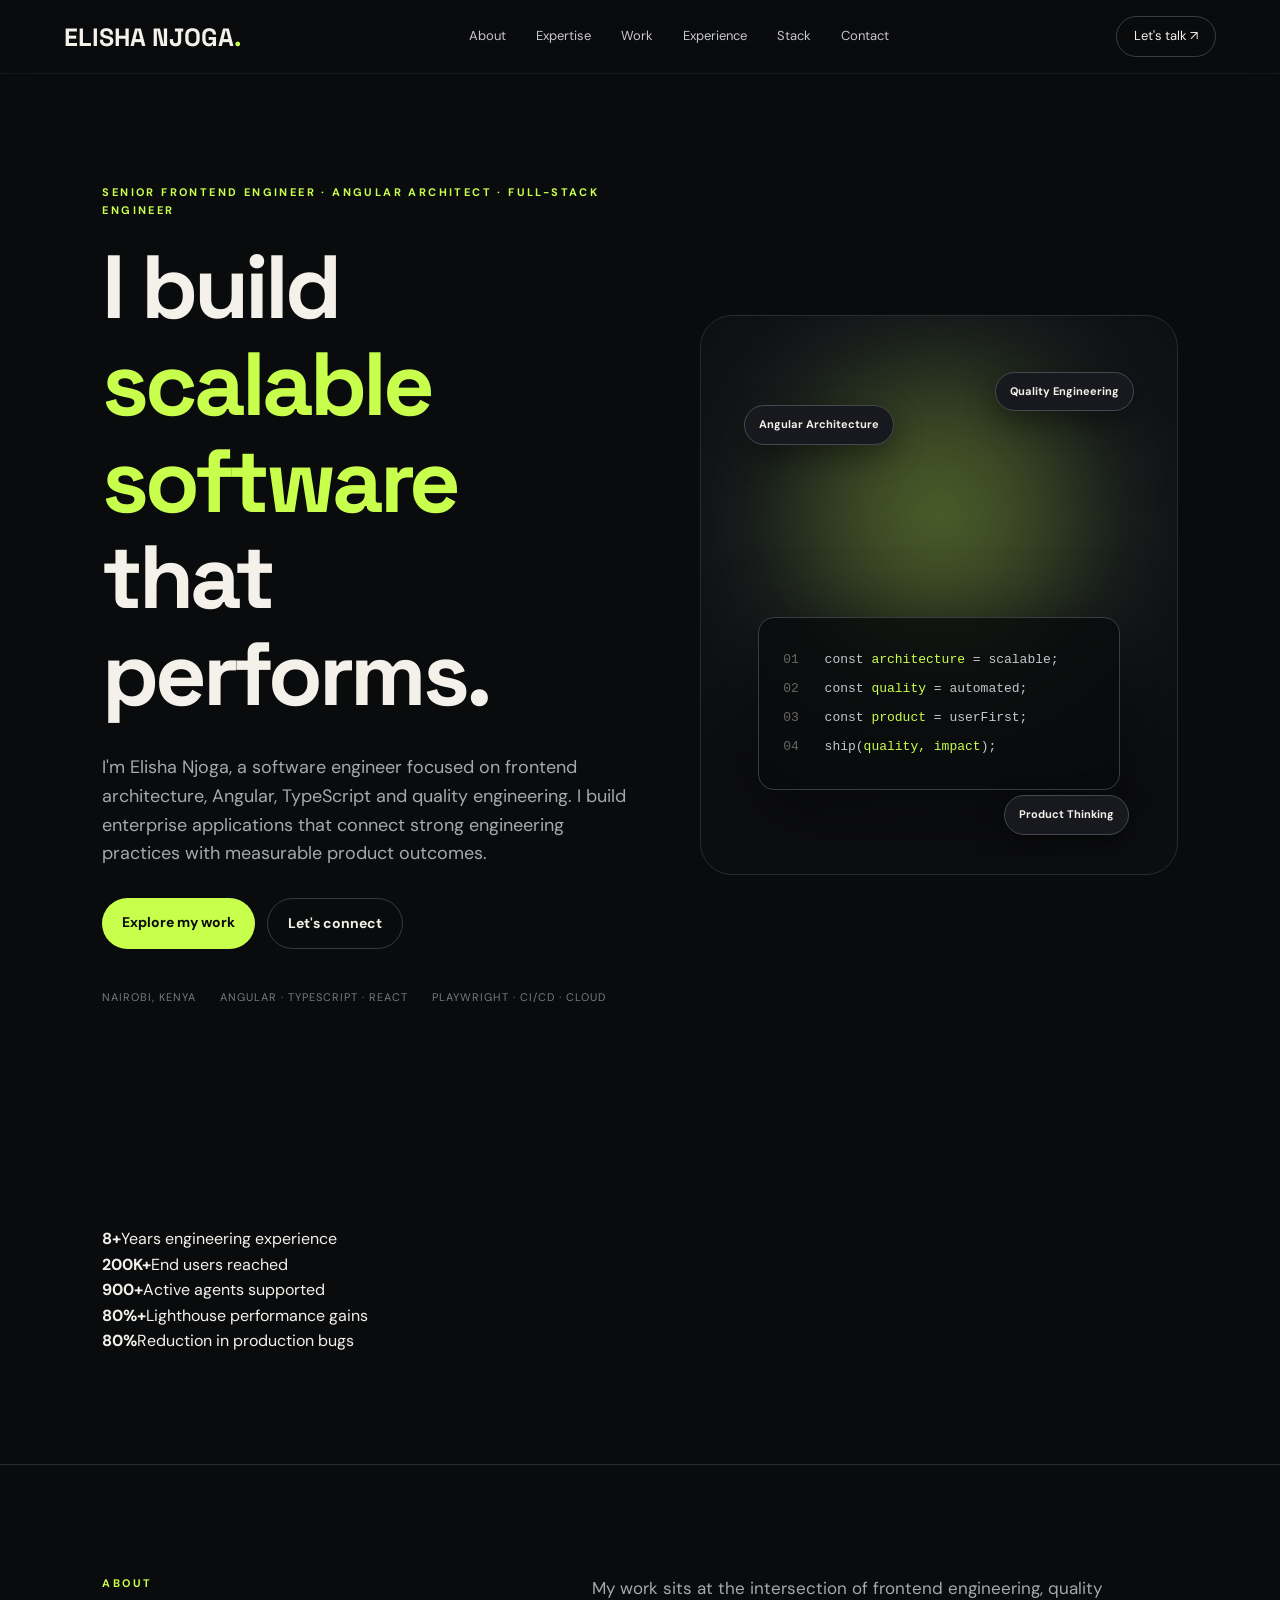
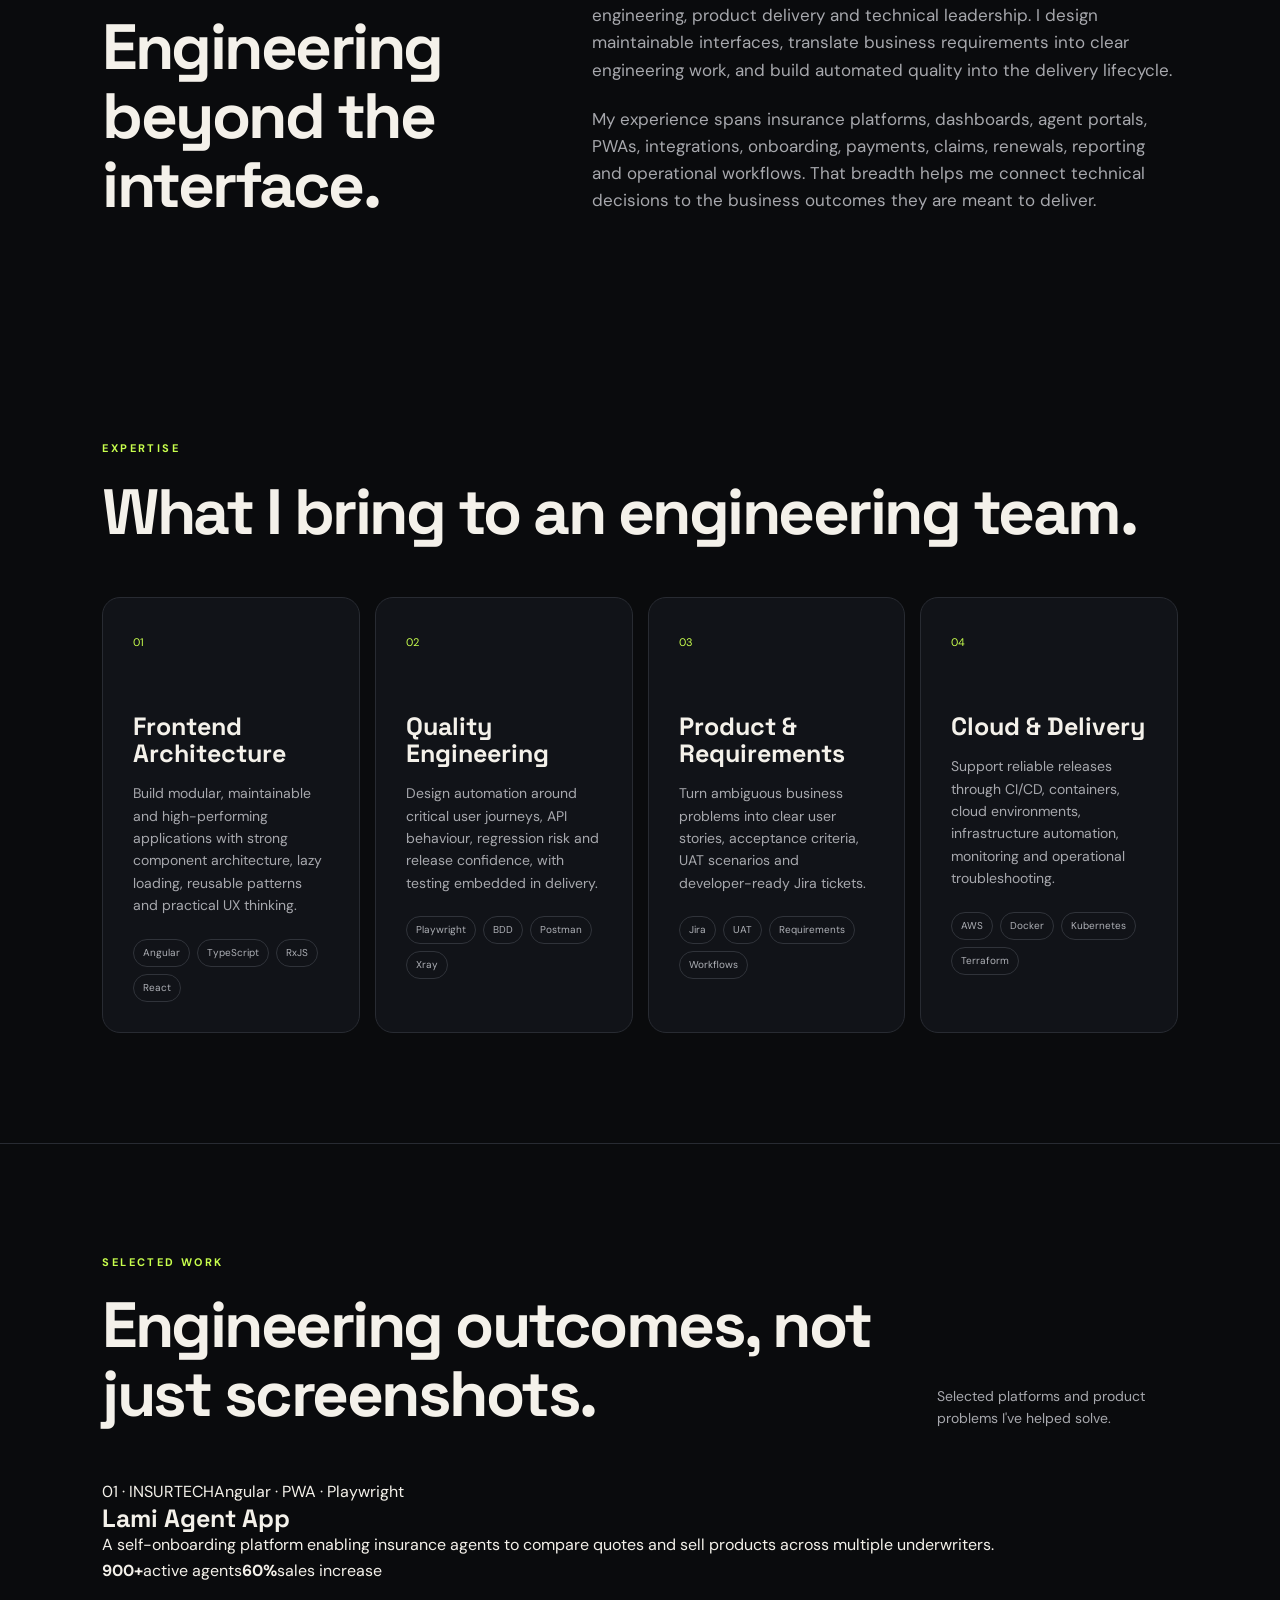
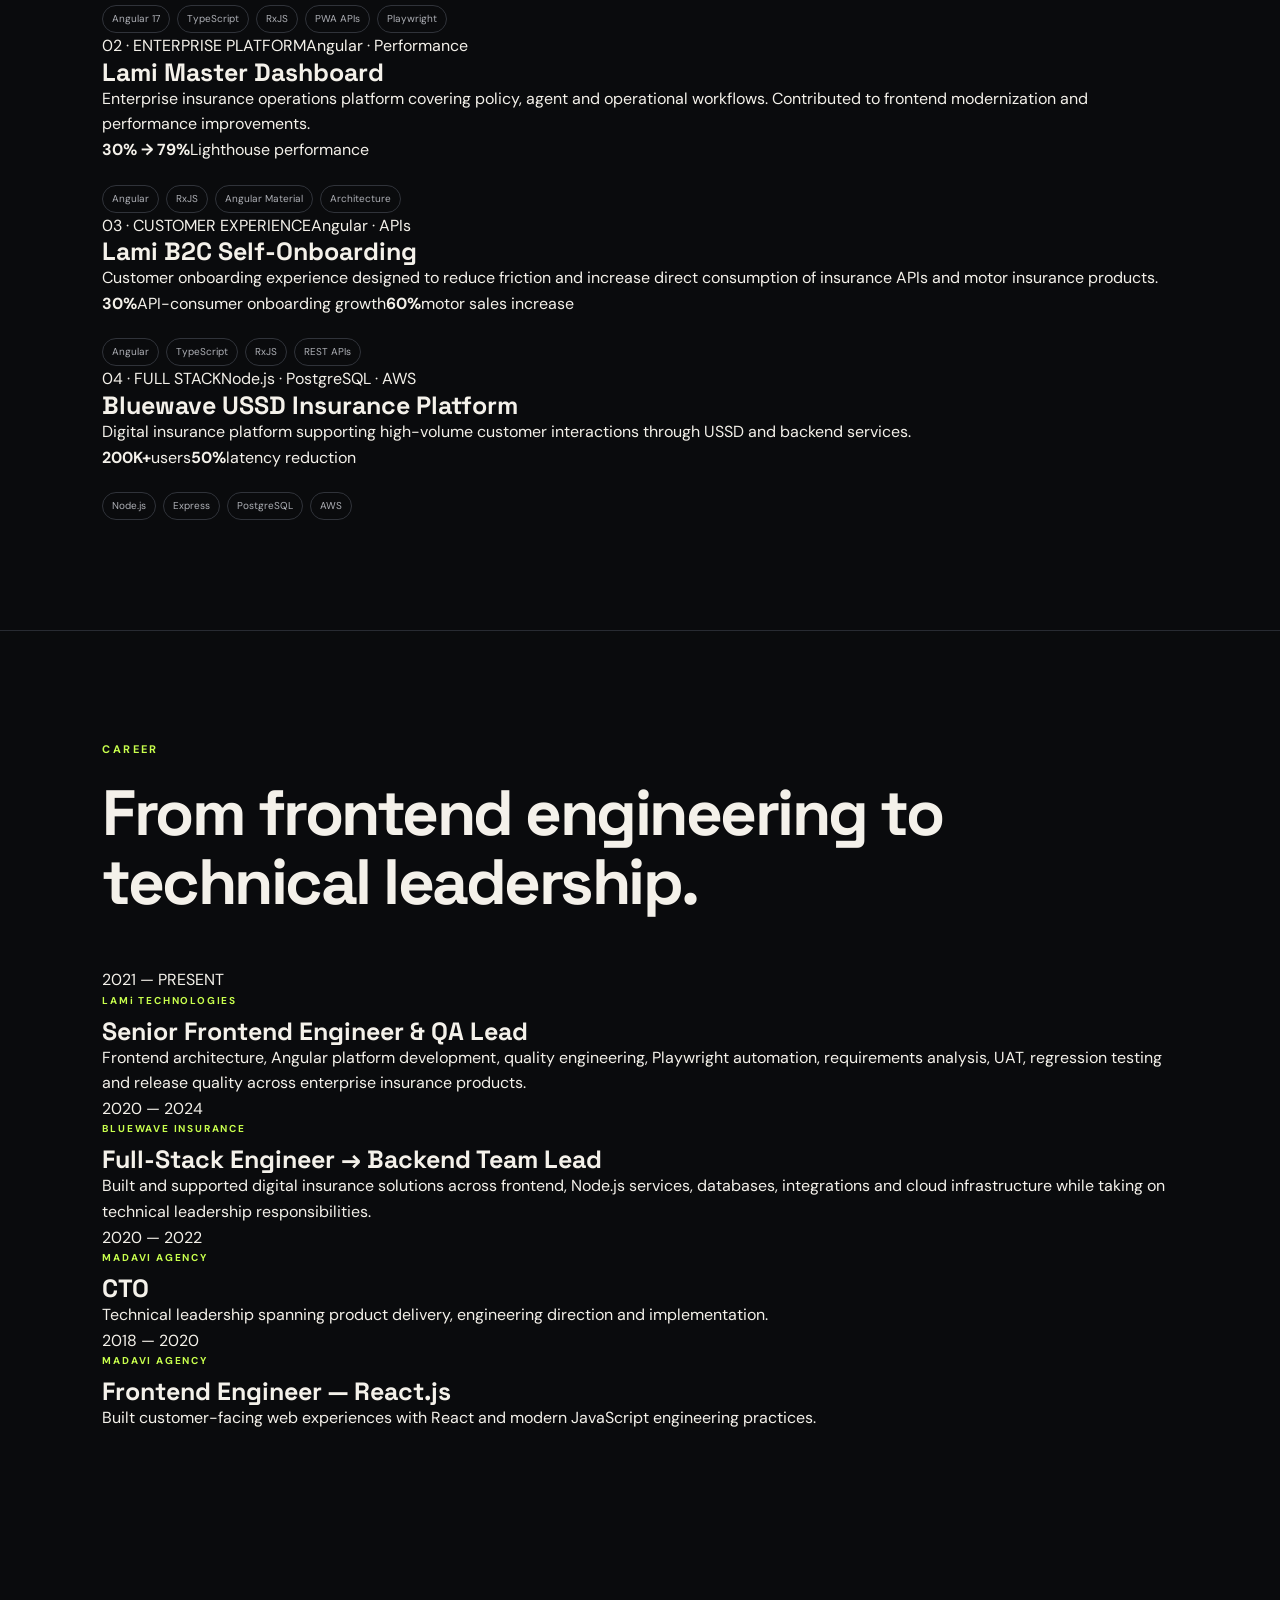
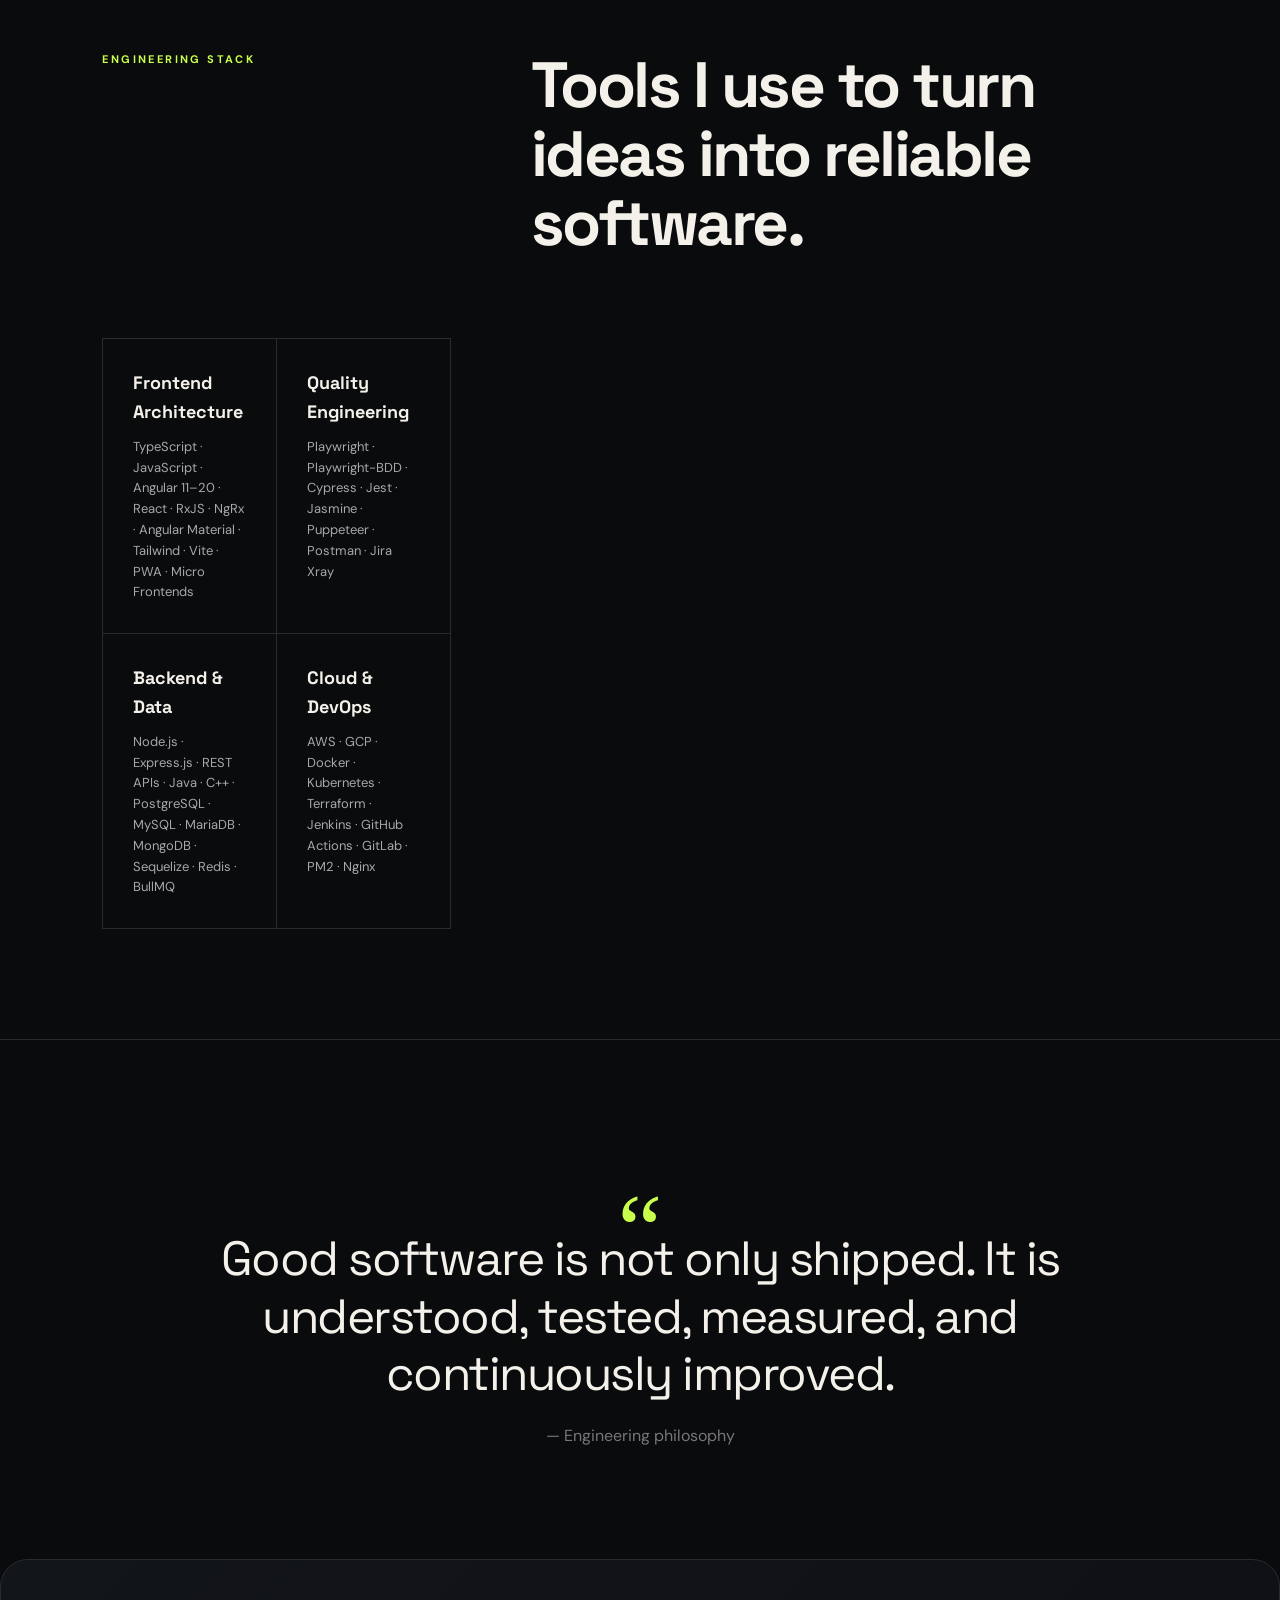
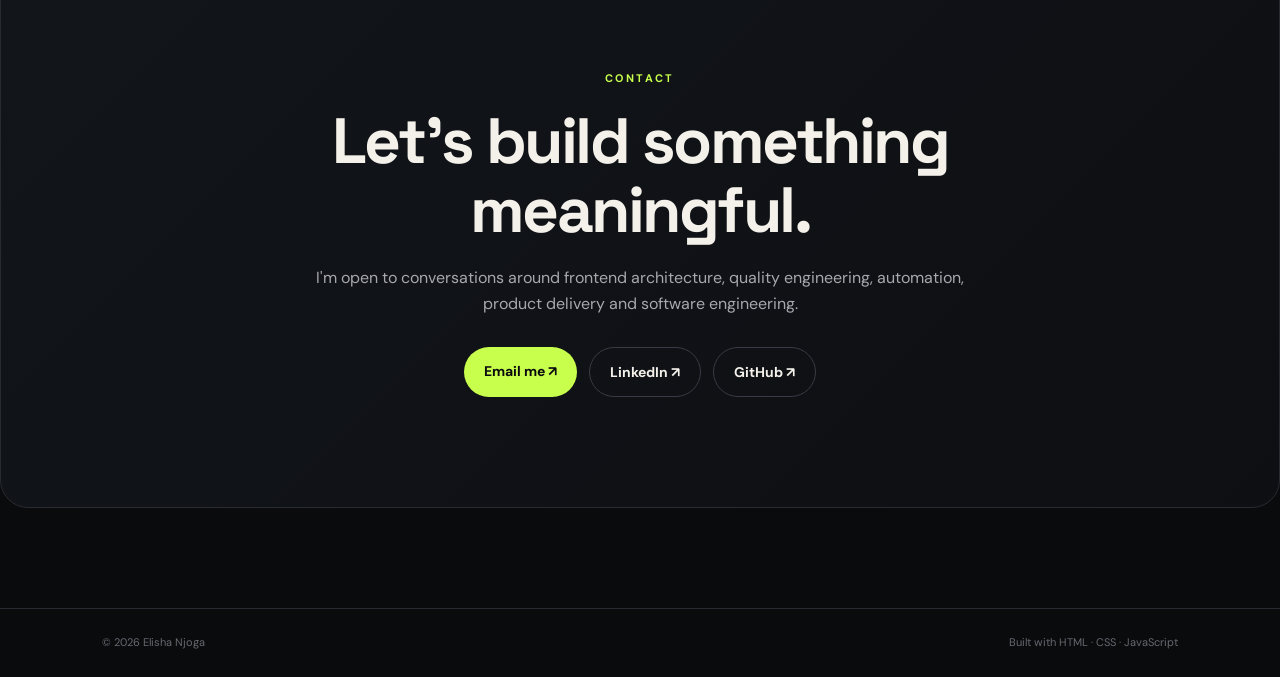
<file: index.html>
<!DOCTYPE html>
<html lang="en">
<head>
  <meta charset="UTF-8" />
  <meta name="viewport" content="width=device-width, initial-scale=1.0" />
  <meta name="description" content="Elisha Njoga — Senior Frontend Engineer, Angular Architect, Full-Stack Engineer and Quality Engineering specialist." />
  <meta name="theme-color" content="#0b0d0c" />
  <title>Elisha Njoga | Senior Frontend Engineer</title>
  <link rel="preconnect" href="https://fonts.googleapis.com">
  <link rel="preconnect" href="https://fonts.gstatic.com" crossorigin>
  <link href="https://fonts.googleapis.com/css2?family=DM+Sans:wght@400;500;600;700&family=Space+Grotesk:wght@500;600;700&display=swap" rel="stylesheet">
  <link rel="stylesheet" href="styles.css" />
</head>
<body>
  <header class="nav">
    <a class="brand" href="#home" aria-label="Elisha Njoga home">ELISHA NJOGA<span>.</span></a>
    <nav aria-label="Primary navigation">
      <a href="#about">About</a>
      <a href="#expertise">Expertise</a>
      <a href="#work">Work</a>
      <a href="#experience">Experience</a>
      <a href="#stack">Stack</a>
      <a href="#contact">Contact</a>
    </nav>
    <a class="nav-cta" href="#contact">Let's talk ↗</a>
  </header>

  <main>
    <section id="home" class="hero section">
      <div class="hero-copy">
        <p class="eyebrow">SENIOR FRONTEND ENGINEER · ANGULAR ARCHITECT · FULL-STACK ENGINEER</p>
        <h1>I build <em>scalable software</em> that performs.</h1>
        <p class="hero-text">
          I'm Elisha Njoga, a software engineer focused on frontend architecture, Angular,
          TypeScript and quality engineering. I build enterprise applications that connect
          strong engineering practices with measurable product outcomes.
        </p>
        <div class="actions">
          <a class="button primary" href="#work">Explore my work</a>
          <a class="button secondary" href="mailto:elishanjoga@gmail.com">Let's connect</a>
        </div>
        <div class="hero-meta">
          <span>Nairobi, Kenya</span>
          <span>Angular · TypeScript · React</span>
          <span>Playwright · CI/CD · Cloud</span>
        </div>
      </div>

      <div class="hero-card" aria-label="Engineering profile">
        <div class="orb"></div>
        <div class="code-card">
          <span class="line"><b>01</b> const <i>architecture</i> = scalable;</span>
          <span class="line"><b>02</b> const <i>quality</i> = automated;</span>
          <span class="line"><b>03</b> const <i>product</i> = userFirst;</span>
          <span class="line"><b>04</b> ship(<i>quality, impact</i>);</span>
        </div>
        <div class="floating-tag tag-one">Angular Architecture</div>
        <div class="floating-tag tag-two">Quality Engineering</div>
        <div class="floating-tag tag-three">Product Thinking</div>
      </div>
    </section>

    <section class="section metrics" aria-label="Career impact">
      <div class="metric"><strong>8+</strong><span>Years engineering experience</span></div>
      <div class="metric"><strong>200K+</strong><span>End users reached</span></div>
      <div class="metric"><strong>900+</strong><span>Active agents supported</span></div>
      <div class="metric"><strong>80%+</strong><span>Lighthouse performance gains</span></div>
      <div class="metric"><strong>80%</strong><span>Reduction in production bugs</span></div>
    </section>

    <section id="about" class="section split">
      <div>
        <p class="eyebrow">ABOUT</p>
        <h2>Engineering beyond the interface.</h2>
      </div>
      <div class="body-copy">
        <p>
          My work sits at the intersection of frontend engineering, quality engineering,
          product delivery and technical leadership. I design maintainable interfaces,
          translate business requirements into clear engineering work, and build automated
          quality into the delivery lifecycle.
        </p>
        <p>
          My experience spans insurance platforms, dashboards, agent portals, PWAs,
          integrations, onboarding, payments, claims, renewals, reporting and operational
          workflows. That breadth helps me connect technical decisions to the business
          outcomes they are meant to deliver.
        </p>
      </div>
    </section>

    <section id="expertise" class="section">
      <p class="eyebrow">EXPERTISE</p>
      <div class="section-heading">
        <h2>What I bring to an engineering team.</h2>
      </div>
      <div class="cards">
        <article class="card">
          <span class="number">01</span>
          <h3>Frontend Architecture</h3>
          <p>Build modular, maintainable and high-performing applications with strong component architecture, lazy loading, reusable patterns and practical UX thinking.</p>
          <div class="tags"><span>Angular</span><span>TypeScript</span><span>RxJS</span><span>React</span></div>
        </article>
        <article class="card">
          <span class="number">02</span>
          <h3>Quality Engineering</h3>
          <p>Design automation around critical user journeys, API behaviour, regression risk and release confidence, with testing embedded in delivery.</p>
          <div class="tags"><span>Playwright</span><span>BDD</span><span>Postman</span><span>Xray</span></div>
        </article>
        <article class="card">
          <span class="number">03</span>
          <h3>Product & Requirements</h3>
          <p>Turn ambiguous business problems into clear user stories, acceptance criteria, UAT scenarios and developer-ready Jira tickets.</p>
          <div class="tags"><span>Jira</span><span>UAT</span><span>Requirements</span><span>Workflows</span></div>
        </article>
        <article class="card">
          <span class="number">04</span>
          <h3>Cloud & Delivery</h3>
          <p>Support reliable releases through CI/CD, containers, cloud environments, infrastructure automation, monitoring and operational troubleshooting.</p>
          <div class="tags"><span>AWS</span><span>Docker</span><span>Kubernetes</span><span>Terraform</span></div>
        </article>
      </div>
    </section>

    <section id="work" class="section work-section">
      <div class="section-heading">
        <div>
          <p class="eyebrow">SELECTED WORK</p>
          <h2>Engineering outcomes, not just screenshots.</h2>
        </div>
        <p class="muted">Selected platforms and product problems I've helped solve.</p>
      </div>

      <div class="case-grid">
        <article class="case-study featured">
          <div class="case-top"><span>01 · INSURTECH</span><span>Angular · PWA · Playwright</span></div>
          <h3>Lami Agent App</h3>
          <p>A self-onboarding platform enabling insurance agents to compare quotes and sell products across multiple underwriters.</p>
          <div class="impact"><strong>900+</strong><span>active agents</span><strong>60%</strong><span>sales increase</span></div>
          <div class="tags"><span>Angular 17</span><span>TypeScript</span><span>RxJS</span><span>PWA APIs</span><span>Playwright</span></div>
        </article>

        <article class="case-study">
          <div class="case-top"><span>02 · ENTERPRISE PLATFORM</span><span>Angular · Performance</span></div>
          <h3>Lami Master Dashboard</h3>
          <p>Enterprise insurance operations platform covering policy, agent and operational workflows. Contributed to frontend modernization and performance improvements.</p>
          <div class="impact"><strong>30% → 79%</strong><span>Lighthouse performance</span></div>
          <div class="tags"><span>Angular</span><span>RxJS</span><span>Angular Material</span><span>Architecture</span></div>
        </article>

        <article class="case-study">
          <div class="case-top"><span>03 · CUSTOMER EXPERIENCE</span><span>Angular · APIs</span></div>
          <h3>Lami B2C Self-Onboarding</h3>
          <p>Customer onboarding experience designed to reduce friction and increase direct consumption of insurance APIs and motor insurance products.</p>
          <div class="impact"><strong>30%</strong><span>API-consumer onboarding growth</span><strong>60%</strong><span>motor sales increase</span></div>
          <div class="tags"><span>Angular</span><span>TypeScript</span><span>RxJS</span><span>REST APIs</span></div>
        </article>

        <article class="case-study">
          <div class="case-top"><span>04 · FULL STACK</span><span>Node.js · PostgreSQL · AWS</span></div>
          <h3>Bluewave USSD Insurance Platform</h3>
          <p>Digital insurance platform supporting high-volume customer interactions through USSD and backend services.</p>
          <div class="impact"><strong>200K+</strong><span>users</span><strong>50%</strong><span>latency reduction</span></div>
          <div class="tags"><span>Node.js</span><span>Express</span><span>PostgreSQL</span><span>AWS</span></div>
        </article>
      </div>
    </section>

    <section id="experience" class="section work-section">
      <div class="section-heading">
        <div>
          <p class="eyebrow">CAREER</p>
          <h2>From frontend engineering to technical leadership.</h2>
        </div>
      </div>

      <div class="timeline">
        <article class="timeline-item">
          <div class="timeline-date">2021 — PRESENT</div>
          <div>
            <p class="work-label">LAMi TECHNOLOGIES</p>
            <h3>Senior Frontend Engineer & QA Lead</h3>
            <p>Frontend architecture, Angular platform development, quality engineering, Playwright automation, requirements analysis, UAT, regression testing and release quality across enterprise insurance products.</p>
          </div>
        </article>
        <article class="timeline-item">
          <div class="timeline-date">2020 — 2024</div>
          <div>
            <p class="work-label">BLUEWAVE INSURANCE</p>
            <h3>Full-Stack Engineer → Backend Team Lead</h3>
            <p>Built and supported digital insurance solutions across frontend, Node.js services, databases, integrations and cloud infrastructure while taking on technical leadership responsibilities.</p>
          </div>
        </article>
        <article class="timeline-item">
          <div class="timeline-date">2020 — 2022</div>
          <div>
            <p class="work-label">MADAVI AGENCY</p>
            <h3>CTO</h3>
            <p>Technical leadership spanning product delivery, engineering direction and implementation.</p>
          </div>
        </article>
        <article class="timeline-item">
          <div class="timeline-date">2018 — 2020</div>
          <div>
            <p class="work-label">MADAVI AGENCY</p>
            <h3>Frontend Engineer — React.js</h3>
            <p>Built customer-facing web experiences with React and modern JavaScript engineering practices.</p>
          </div>
        </article>
      </div>
    </section>

    <section id="stack" class="section stack-section">
      <p class="eyebrow">ENGINEERING STACK</p>
      <h2>Tools I use to turn ideas into reliable software.</h2>
      <div class="stack-grid">
        <div><strong>Frontend Architecture</strong><p>TypeScript · JavaScript · Angular 11–20 · React · RxJS · NgRx · Angular Material · Tailwind · Vite · PWA · Micro Frontends</p></div>
        <div><strong>Quality Engineering</strong><p>Playwright · Playwright-BDD · Cypress · Jest · Jasmine · Puppeteer · Postman · Jira Xray</p></div>
        <div><strong>Backend & Data</strong><p>Node.js · Express.js · REST APIs · Java · C++ · PostgreSQL · MySQL · MariaDB · MongoDB · Sequelize · Redis · BullMQ</p></div>
        <div><strong>Cloud & DevOps</strong><p>AWS · GCP · Docker · Kubernetes · Terraform · Jenkins · GitHub Actions · GitLab · PM2 · Nginx</p></div>
      </div>
    </section>

    <section class="section philosophy">
      <div class="quote-mark">“</div>
      <blockquote>Good software is not only shipped. It is understood, tested, measured, and continuously improved.</blockquote>
      <p>— Engineering philosophy</p>
    </section>

    <section id="contact" class="section contact">
      <p class="eyebrow">CONTACT</p>
      <h2>Let's build something meaningful.</h2>
      <p>I'm open to conversations around frontend architecture, quality engineering, automation, product delivery and software engineering.</p>
      <div class="contact-actions">
        <a class="button primary" href="mailto:elishanjoga@gmail.com">Email me ↗</a>
        <a class="button secondary" href="https://www.linkedin.com/in/elisha-njoga/" target="_blank" rel="noopener noreferrer">LinkedIn ↗</a>
        <a class="button secondary" href="https://github.com/Elishanjoga" target="_blank" rel="noopener noreferrer">GitHub ↗</a>
      </div>
    </section>
  </main>

  <footer>
    <span>© 2026 Elisha Njoga</span>
    <span>Built with HTML · CSS · JavaScript</span>
  </footer>

  <script src="script.js"></script>
</body>
</html>
</file>
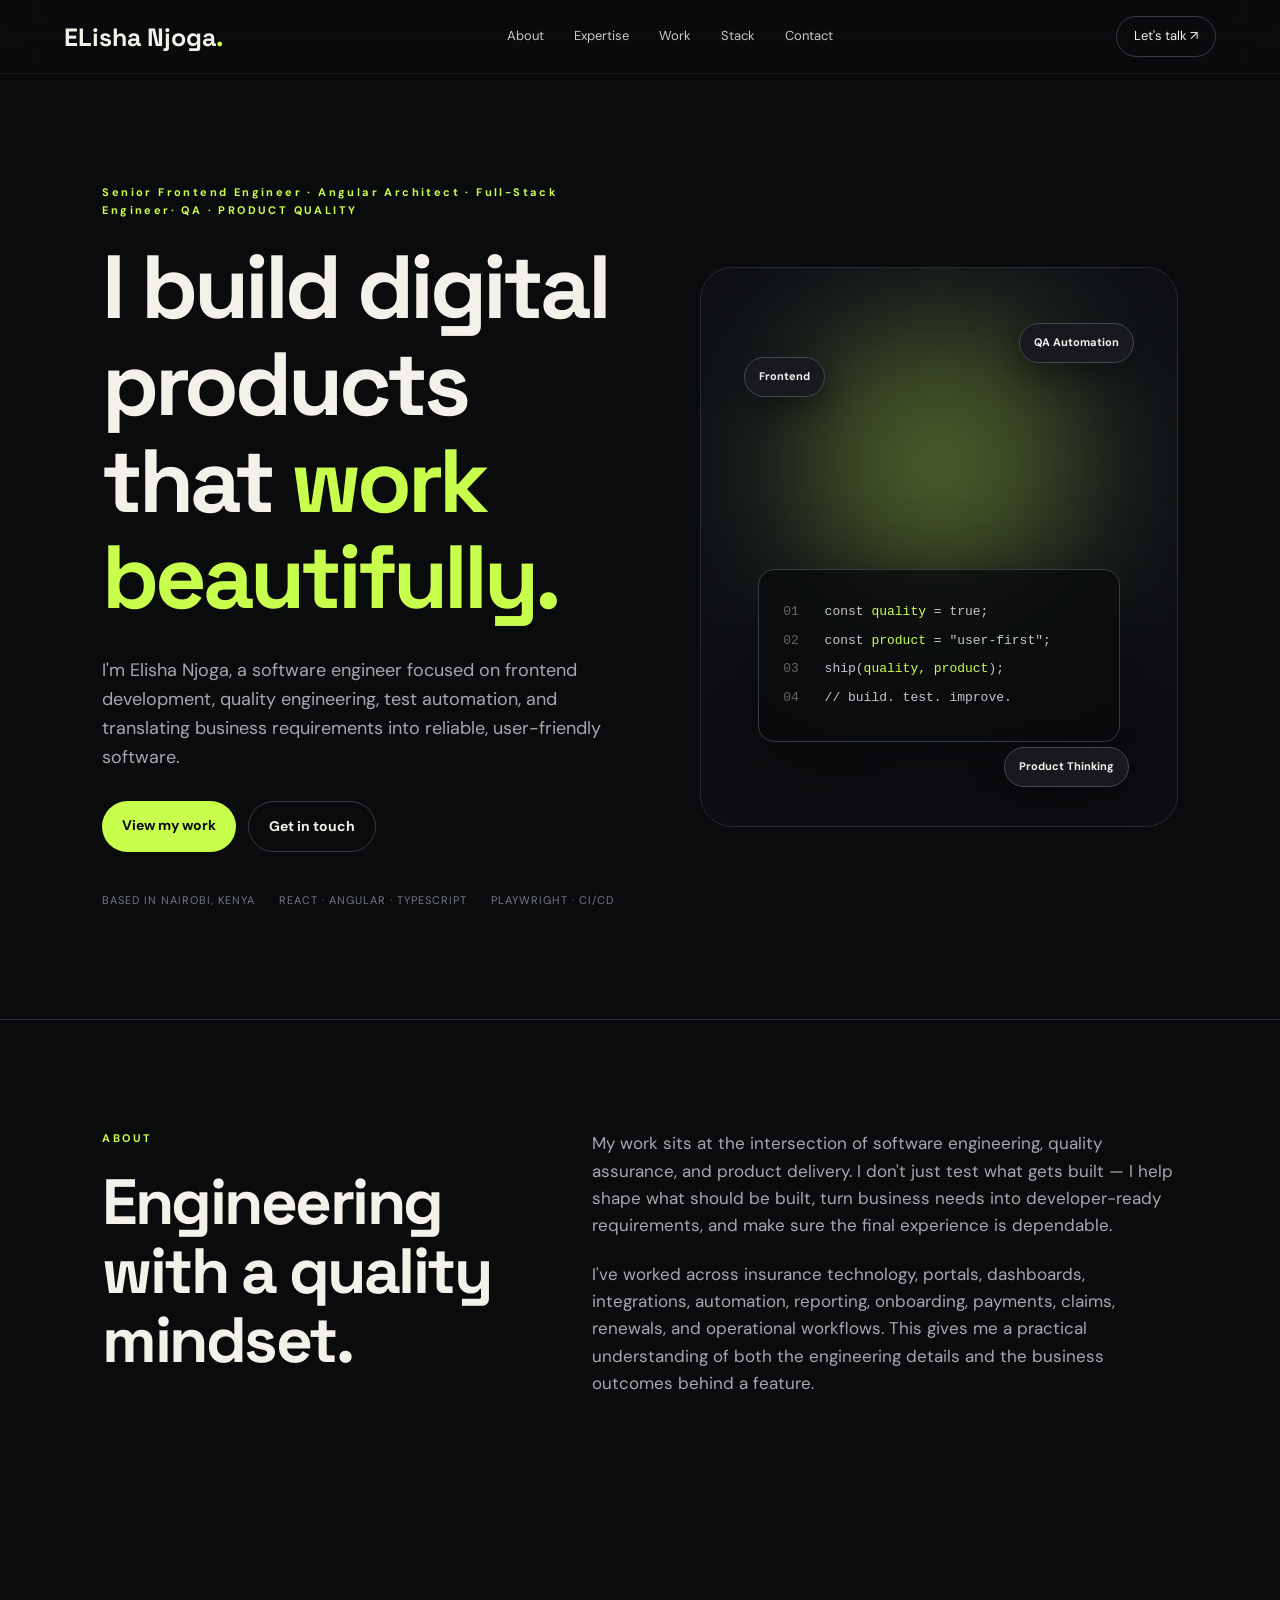
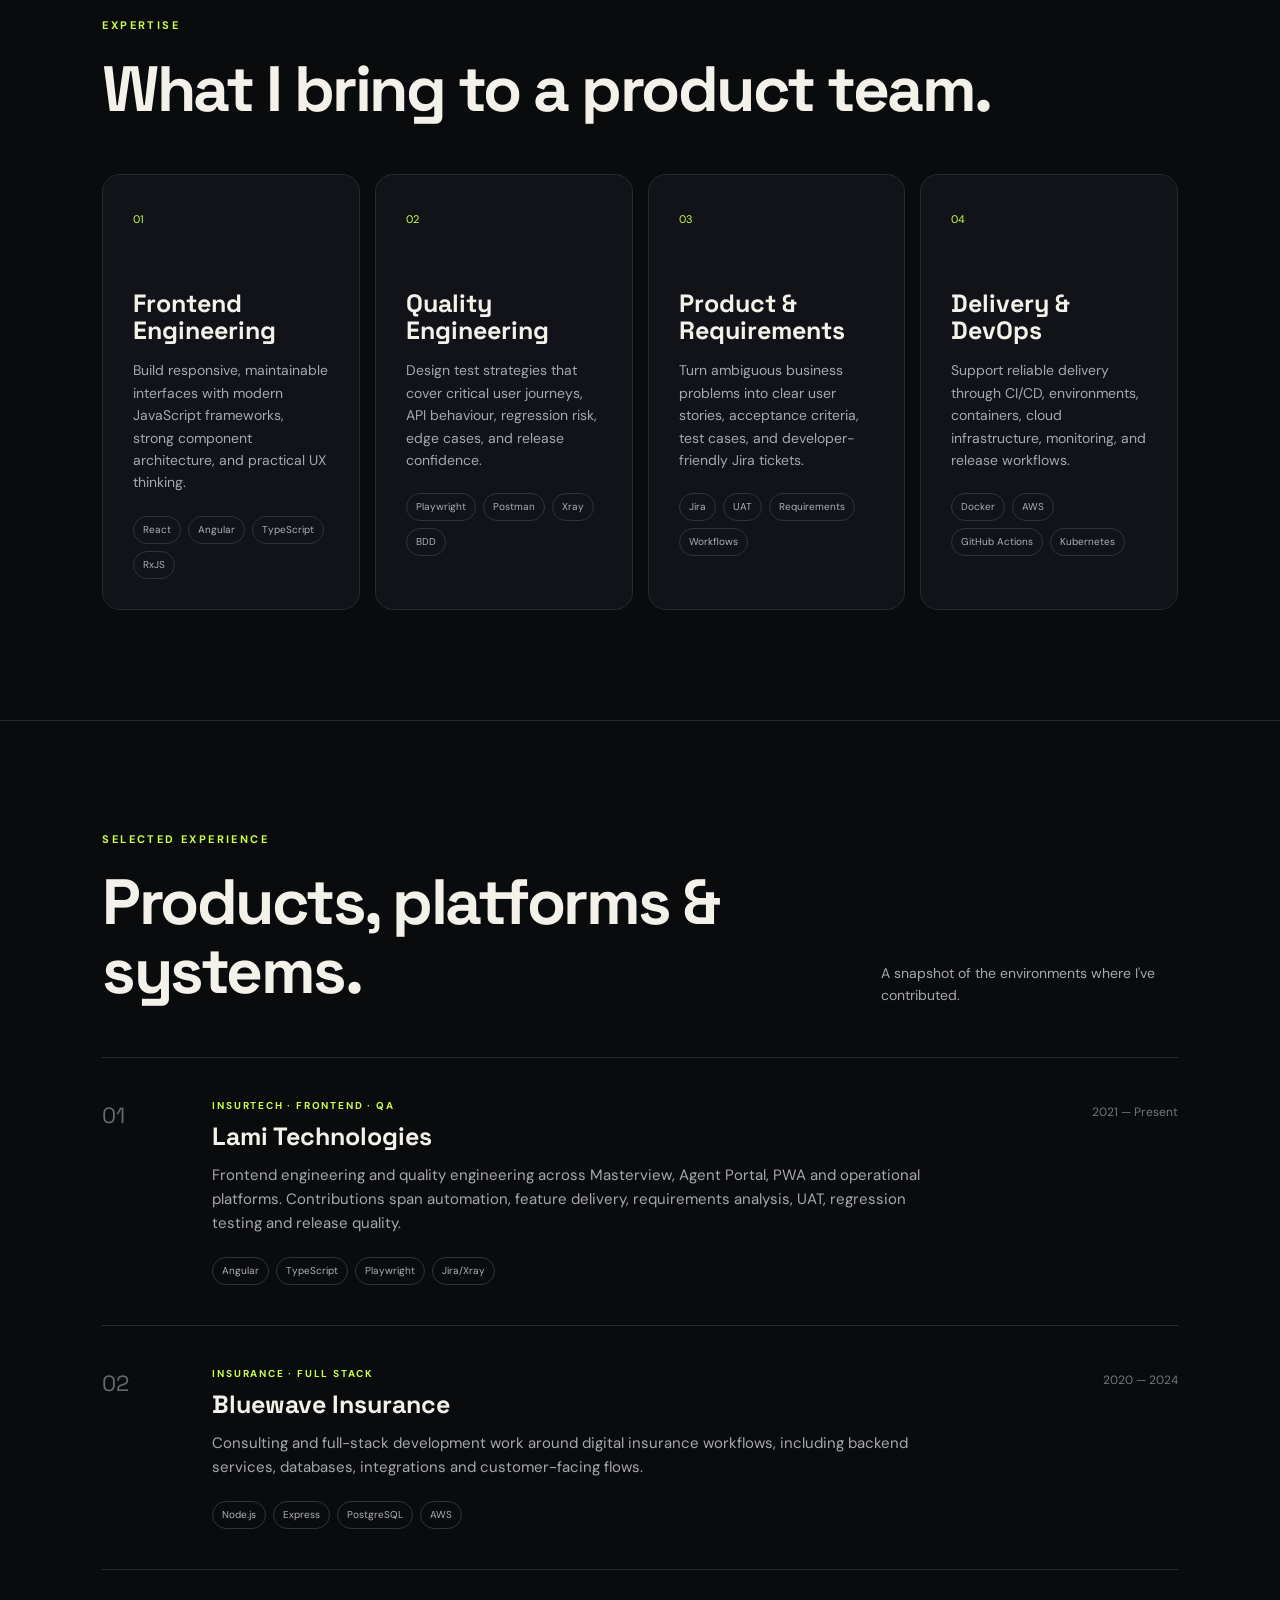
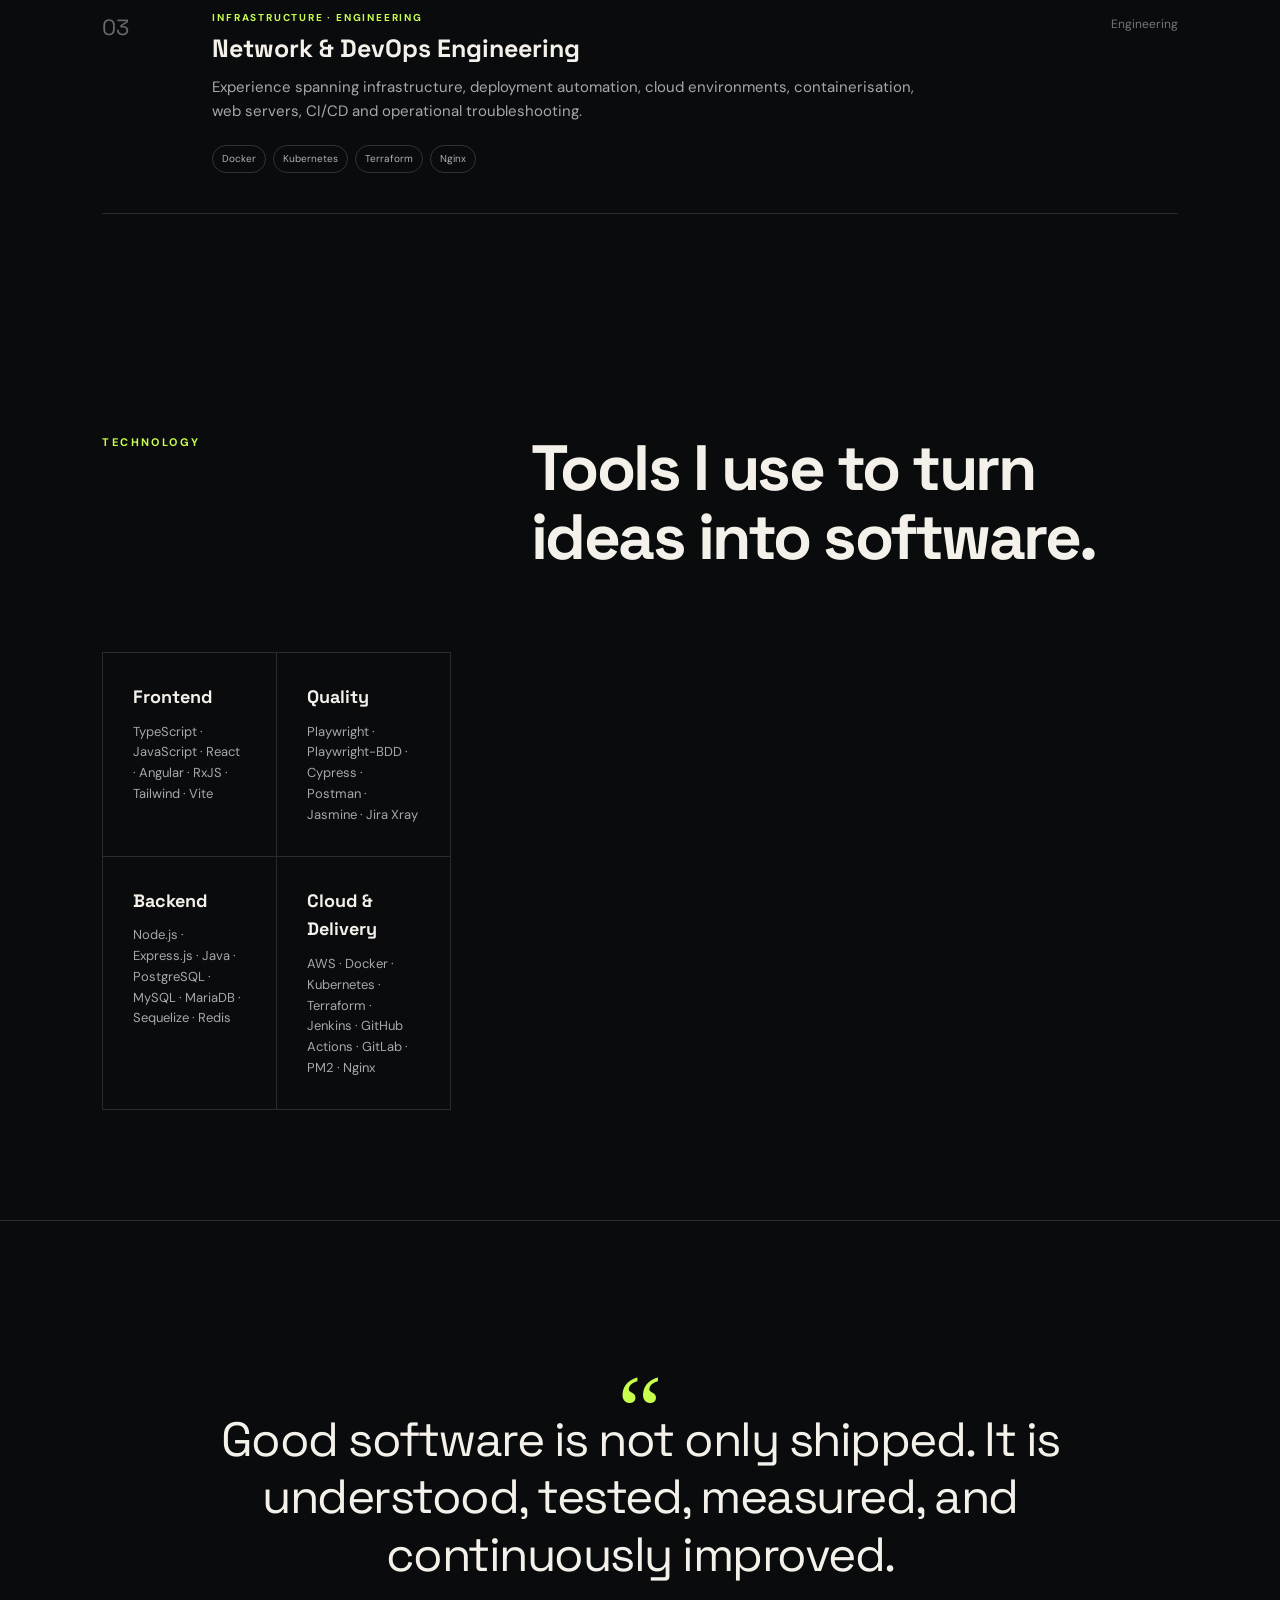
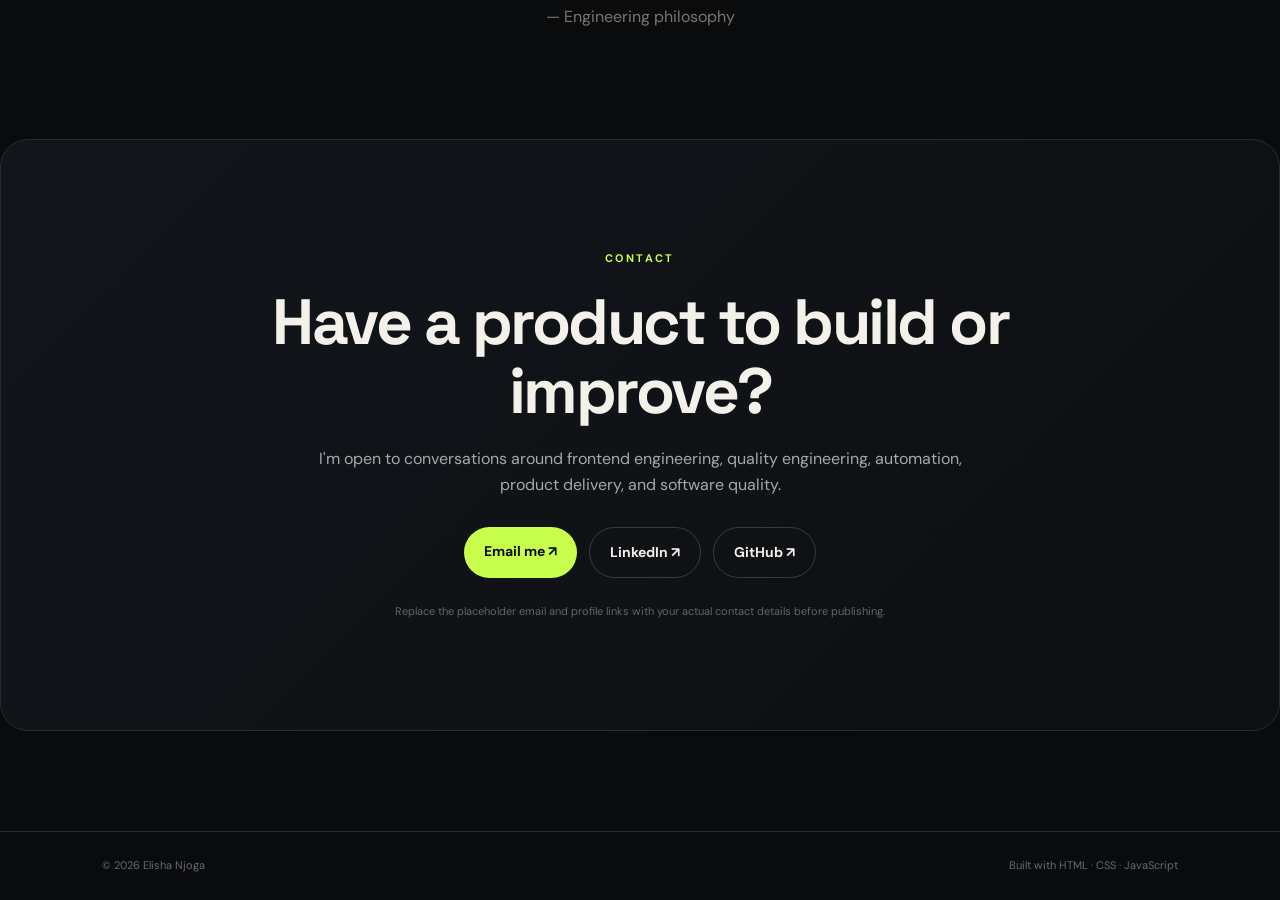
<file: index-home.html>
<!DOCTYPE html>
<html lang="en">
<head>
  <meta charset="UTF-8" />
  <meta name="viewport" content="width=device-width, initial-scale=1.0" />
  <meta name="description" content="Elisha Njoga — Frontend Engineer, QA Engineer, and Product Quality Specialist." />
  <title>Elisha Njoga | Frontend Engineer & QA</title>
  <link rel="preconnect" href="https://fonts.googleapis.com">
  <link rel="preconnect" href="https://fonts.gstatic.com" crossorigin>
  <link href="https://fonts.googleapis.com/css2?family=DM+Sans:wght@400;500;600;700&family=Space+Grotesk:wght@500;600;700&display=swap" rel="stylesheet">
  <link rel="stylesheet" href="styles.css" />
</head>
<body>
  <header class="nav">
    <a class="brand" href="#home">ELisha Njoga<span>.</span></a>
    <nav>
      <a href="#about">About</a>
      <a href="#expertise">Expertise</a>
      <a href="#work">Work</a>
      <a href="#stack">Stack</a>
      <a href="#contact">Contact</a>
    </nav>
    <a class="nav-cta" href="#contact">Let's talk ↗</a>
  </header>

  <main>
    <section id="home" class="hero section">
      <div class="hero-copy">
        <p class="eyebrow">Senior Frontend Engineer · Angular Architect · Full-Stack Engineer· QA · PRODUCT QUALITY</p>
        <h1>I build digital products that <em>work beautifully.</em></h1>
        <p class="hero-text">
          I'm Elisha Njoga, a software engineer focused on frontend development,
          quality engineering, test automation, and translating business requirements
          into reliable, user-friendly software.
        </p>
        <div class="actions">
          <a class="button primary" href="#work">View my work</a>
          <a class="button secondary" href="#contact">Get in touch</a>
        </div>
        <div class="hero-meta">
          <span>Based in Nairobi, Kenya</span>
          <span>React · Angular · TypeScript</span>
          <span>Playwright · CI/CD</span>
        </div>
      </div>
      <div class="hero-card">
        <div class="orb"></div>
        <div class="code-card">
          <span class="line"><b>01</b> const <i>quality</i> = true;</span>
          <span class="line"><b>02</b> const <i>product</i> = "user-first";</span>
          <span class="line"><b>03</b> ship(<i>quality, product</i>);</span>
          <span class="line"><b>04</b> // build. test. improve.</span>
        </div>
        <div class="floating-tag tag-one">Frontend</div>
        <div class="floating-tag tag-two">QA Automation</div>
        <div class="floating-tag tag-three">Product Thinking</div>
      </div>
    </section>

    <section id="about" class="section split">
      <div>
        <p class="eyebrow">ABOUT</p>
        <h2>Engineering with a quality mindset.</h2>
      </div>
      <div class="body-copy">
        <p>
          My work sits at the intersection of software engineering, quality assurance,
          and product delivery. I don't just test what gets built — I help shape what
          should be built, turn business needs into developer-ready requirements, and
          make sure the final experience is dependable.
        </p>
        <p>
          I've worked across insurance technology, portals, dashboards, integrations,
          automation, reporting, onboarding, payments, claims, renewals, and operational
          workflows. This gives me a practical understanding of both the engineering
          details and the business outcomes behind a feature.
        </p>
      </div>
    </section>

    <section id="expertise" class="section">
      <p class="eyebrow">EXPERTISE</p>
      <div class="section-heading">
        <h2>What I bring to a product team.</h2>
      </div>
      <div class="cards">
        <article class="card">
          <span class="number">01</span>
          <h3>Frontend Engineering</h3>
          <p>Build responsive, maintainable interfaces with modern JavaScript frameworks, strong component architecture, and practical UX thinking.</p>
          <div class="tags"><span>React</span><span>Angular</span><span>TypeScript</span><span>RxJS</span></div>
        </article>
        <article class="card">
          <span class="number">02</span>
          <h3>Quality Engineering</h3>
          <p>Design test strategies that cover critical user journeys, API behaviour, regression risk, edge cases, and release confidence.</p>
          <div class="tags"><span>Playwright</span><span>Postman</span><span>Xray</span><span>BDD</span></div>
        </article>
        <article class="card">
          <span class="number">03</span>
          <h3>Product & Requirements</h3>
          <p>Turn ambiguous business problems into clear user stories, acceptance criteria, test cases, and developer-friendly Jira tickets.</p>
          <div class="tags"><span>Jira</span><span>UAT</span><span>Requirements</span><span>Workflows</span></div>
        </article>
        <article class="card">
          <span class="number">04</span>
          <h3>Delivery & DevOps</h3>
          <p>Support reliable delivery through CI/CD, environments, containers, cloud infrastructure, monitoring, and release workflows.</p>
          <div class="tags"><span>Docker</span><span>AWS</span><span>GitHub Actions</span><span>Kubernetes</span></div>
        </article>
      </div>
    </section>

    <section id="work" class="section work-section">
      <div class="section-heading">
        <div>
          <p class="eyebrow">SELECTED EXPERIENCE</p>
          <h2>Products, platforms & systems.</h2>
        </div>
        <p class="muted">A snapshot of the environments where I've contributed.</p>
      </div>

      <div class="work-list">
        <article class="work-item">
          <div class="work-number">01</div>
          <div class="work-main">
            <p class="work-label">INSURTECH · FRONTEND · QA</p>
            <h3>Lami Technologies</h3>
            <p>Frontend engineering and quality engineering across Masterview, Agent Portal, PWA and operational platforms. Contributions span automation, feature delivery, requirements analysis, UAT, regression testing and release quality.</p>
            <div class="tags"><span>Angular</span><span>TypeScript</span><span>Playwright</span><span>Jira/Xray</span></div>
          </div>
          <div class="work-side">2021 — Present</div>
        </article>

        <article class="work-item">
          <div class="work-number">02</div>
          <div class="work-main">
            <p class="work-label">INSURANCE · FULL STACK</p>
            <h3>Bluewave Insurance</h3>
            <p>Consulting and full-stack development work around digital insurance workflows, including backend services, databases, integrations and customer-facing flows.</p>
            <div class="tags"><span>Node.js</span><span>Express</span><span>PostgreSQL</span><span>AWS</span></div>
          </div>
          <div class="work-side">2020 — 2024</div>
        </article>

        <article class="work-item">
          <div class="work-number">03</div>
          <div class="work-main">
            <p class="work-label">INFRASTRUCTURE · ENGINEERING</p>
            <h3>Network & DevOps Engineering</h3>
            <p>Experience spanning infrastructure, deployment automation, cloud environments, containerisation, web servers, CI/CD and operational troubleshooting.</p>
            <div class="tags"><span>Docker</span><span>Kubernetes</span><span>Terraform</span><span>Nginx</span></div>
          </div>
          <div class="work-side">Engineering</div>
        </article>
      </div>
    </section>

    <section id="stack" class="section stack-section">
      <p class="eyebrow">TECHNOLOGY</p>
      <h2>Tools I use to turn ideas into software.</h2>
      <div class="stack-grid">
        <div><strong>Frontend</strong><p>TypeScript · JavaScript · React · Angular · RxJS · Tailwind · Vite</p></div>
        <div><strong>Quality</strong><p>Playwright · Playwright-BDD · Cypress · Postman · Jasmine · Jira Xray</p></div>
        <div><strong>Backend</strong><p>Node.js · Express.js · Java · PostgreSQL · MySQL · MariaDB · Sequelize · Redis</p></div>
        <div><strong>Cloud & Delivery</strong><p>AWS · Docker · Kubernetes · Terraform · Jenkins · GitHub Actions · GitLab · PM2 · Nginx</p></div>
      </div>
    </section>

    <section class="section philosophy">
      <div class="quote-mark">“</div>
      <blockquote>Good software is not only shipped. It is understood, tested, measured, and continuously improved.</blockquote>
      <p>— Engineering philosophy</p>
    </section>

    <section id="contact" class="section contact">
      <p class="eyebrow">CONTACT</p>
      <h2>Have a product to build or improve?</h2>
      <p>I'm open to conversations around frontend engineering, quality engineering, automation, product delivery, and software quality.</p>
      <div class="contact-actions">
        <a class="button primary" href="mailto:elishanjoga@gmail.com">Email me ↗</a>
        <a class="button secondary" href="https://www.linkedin.com/in/elisha-njoga/" target="_blank" rel="noopener">LinkedIn ↗</a>
        <a class="button secondary" href="https://github.com/Elishanjoga" target="_blank" rel="noopener">GitHub ↗</a>
      </div>
      <p class="small-note">Replace the placeholder email and profile links with your actual contact details before publishing.</p>
    </section>
  </main>

  <footer>
    <span>© 2026 Elisha Njoga</span>
    <span>Built with HTML · CSS · JavaScript</span>
  </footer>
  <script src="script.js"></script>
</body>
</html>
</file>
<file: styles.css>
:root{
  --bg:#0a0b0d;
  --panel:#111318;
  --panel2:#161920;
  --text:#f4f1ea;
  --muted:#a7a8ad;
  --line:#282b32;
  --accent:#c8ff4d;
  --accent2:#e9ffb7;
}
*{box-sizing:border-box;margin:0;padding:0}
html{scroll-behavior:smooth}
body{background:var(--bg);color:var(--text);font-family:"DM Sans",sans-serif;line-height:1.6}
a{color:inherit;text-decoration:none}
.nav{position:sticky;top:0;z-index:20;height:74px;display:flex;align-items:center;justify-content:space-between;padding:0 5vw;background:rgba(10,11,13,.82);backdrop-filter:blur(18px);border-bottom:1px solid rgba(255,255,255,.05)}
.brand{font-family:"Space Grotesk";font-weight:700;font-size:25px}.brand span{color:var(--accent)}
.nav nav{display:flex;gap:30px}.nav nav a{font-size:13px;color:#c9c9cc}.nav nav a:hover{color:var(--accent)}
.nav-cta{border:1px solid #3a3d45;border-radius:999px;padding:9px 17px;font-size:13px}
.section{padding:110px 8vw;max-width:1400px;margin:auto}
.hero{min-height:calc(100vh - 74px);display:grid;grid-template-columns:1.05fr .95fr;align-items:center;gap:70px}
.eyebrow{font-size:11px;letter-spacing:2.4px;color:var(--accent);font-weight:700;margin-bottom:20px}
h1,h2,h3{font-family:"Space Grotesk",sans-serif;line-height:1.08}
h1{font-size:clamp(52px,7vw,96px);letter-spacing:-4px;max-width:850px}
h1 em{font-style:normal;color:var(--accent)}
h2{font-size:clamp(38px,5vw,64px);letter-spacing:-2.5px}
h3{font-size:25px}
.hero-text{font-size:18px;color:var(--muted);max-width:690px;margin:30px 0}
.actions,.contact-actions{display:flex;gap:12px;flex-wrap:wrap}
.button{padding:13px 20px;border-radius:999px;font-weight:700;font-size:14px;transition:.2s}
.primary{background:var(--accent);color:#0a0b0d}.primary:hover{transform:translateY(-2px);background:var(--accent2)}
.secondary{border:1px solid #383b43}.secondary:hover{border-color:var(--accent);color:var(--accent)}
.hero-meta{display:flex;gap:24px;flex-wrap:wrap;color:#777a82;font-size:11px;margin-top:40px;text-transform:uppercase;letter-spacing:1px}
.hero-card{height:560px;position:relative;border:1px solid var(--line);border-radius:32px;overflow:hidden;background:radial-gradient(circle at 50% 35%,#293020 0,#12151a 42%,#0d0e11 75%)}
.orb{position:absolute;width:280px;height:280px;border-radius:50%;background:var(--accent);filter:blur(70px);opacity:.22;left:50%;top:35%;transform:translate(-50%,-50%)}
.code-card{position:absolute;left:12%;right:12%;bottom:15%;padding:24px;border:1px solid #383c43;background:rgba(8,9,11,.78);border-radius:16px;box-shadow:0 25px 80px rgba(0,0,0,.5);font-family:monospace;font-size:13px}
.line{display:block;margin:8px 0;color:#c5c7cc}.line b{color:#666;margin-right:18px;font-weight:400}.line i{color:var(--accent);font-style:normal}
.floating-tag{position:absolute;padding:10px 14px;border:1px solid #45484f;background:#17191e;border-radius:999px;font-size:11px;font-weight:700;box-shadow:0 10px 30px #0006}
.tag-one{top:16%;left:9%}.tag-two{top:10%;right:9%}.tag-three{bottom:7%;right:10%}
.split{display:grid;grid-template-columns:.8fr 1.2fr;gap:100px;border-top:1px solid var(--line)}
.body-copy{color:var(--muted);font-size:17px;max-width:720px}.body-copy p+p{margin-top:22px}
.section-heading{display:flex;justify-content:space-between;align-items:end;gap:40px;margin-bottom:50px}.muted{color:var(--muted);max-width:330px;font-size:14px}
.cards{display:grid;grid-template-columns:repeat(4,1fr);gap:15px}.card{background:var(--panel);border:1px solid var(--line);padding:30px;border-radius:18px;min-height:330px;transition:.25s}.card:hover{transform:translateY(-5px);border-color:#4c5059}.number{color:var(--accent);font-size:11px}.card h3{margin:60px 0 15px}.card p{color:var(--muted);font-size:14px}
.tags{display:flex;gap:7px;flex-wrap:wrap;margin-top:22px}.tags span{font-size:10px;padding:5px 9px;border:1px solid #30333a;border-radius:999px;color:#aeb0b6}
.work-section{border-top:1px solid var(--line)}.work-list{border-top:1px solid var(--line)}.work-item{display:grid;grid-template-columns:80px 1fr 160px;gap:30px;padding:40px 0;border-bottom:1px solid var(--line)}.work-number{font-family:"Space Grotesk";font-size:22px;color:#676970}.work-label{font-size:10px;letter-spacing:1.8px;color:var(--accent);font-weight:700;margin-bottom:9px}.work-main h3{margin-bottom:13px}.work-main>p:not(.work-label){color:var(--muted);max-width:720px;font-size:15px}.work-side{text-align:right;color:#74767c;font-size:12px;padding-top:5px}
.stack-section{display:grid;grid-template-columns:.7fr 1.3fr;gap:80px;border-bottom:1px solid var(--line)}.stack-grid{display:grid;grid-template-columns:1fr 1fr;gap:1px;background:var(--line);border:1px solid var(--line)}.stack-grid div{background:var(--bg);padding:30px}.stack-grid strong{font-family:"Space Grotesk";font-size:18px}.stack-grid p{color:var(--muted);font-size:13px;margin-top:10px}
.philosophy{text-align:center;max-width:1050px}.quote-mark{font-family:Georgia;font-size:100px;color:var(--accent);height:80px}.philosophy blockquote{font-family:"Space Grotesk";font-size:clamp(28px,4vw,48px);letter-spacing:-1.5px;line-height:1.2}.philosophy p:last-child{color:#777;margin-top:20px}
.contact{border:1px solid var(--line);background:linear-gradient(135deg,#12151a,#0d0f12);border-radius:28px;margin-bottom:100px;text-align:center}.contact h2{max-width:800px;margin:0 auto 20px}.contact>p:not(.eyebrow):not(.small-note){color:var(--muted);max-width:650px;margin:0 auto 30px}.contact-actions{justify-content:center}.small-note{font-size:11px;color:#62656c;margin-top:25px}
footer{border-top:1px solid var(--line);padding:25px 8vw;display:flex;justify-content:space-between;color:#676970;font-size:11px}
@media(max-width:950px){.nav nav{display:none}.hero,.split,.stack-section{grid-template-columns:1fr}.hero{padding-top:70px}.hero-card{height:420px}.cards{grid-template-columns:1fr 1fr}.stack-section{gap:45px}}
@media(max-width:620px){.section{padding:80px 6vw}h1{font-size:50px;letter-spacing:-2.5px}.hero-card{height:360px}.cards,.stack-grid{grid-template-columns:1fr}.work-item{grid-template-columns:40px 1fr}.work-side{grid-column:2;text-align:left}.nav{padding:0 6vw}.nav-cta{display:none}footer{padding:25px 6vw;gap:15px;flex-direction:column}}
</file>
